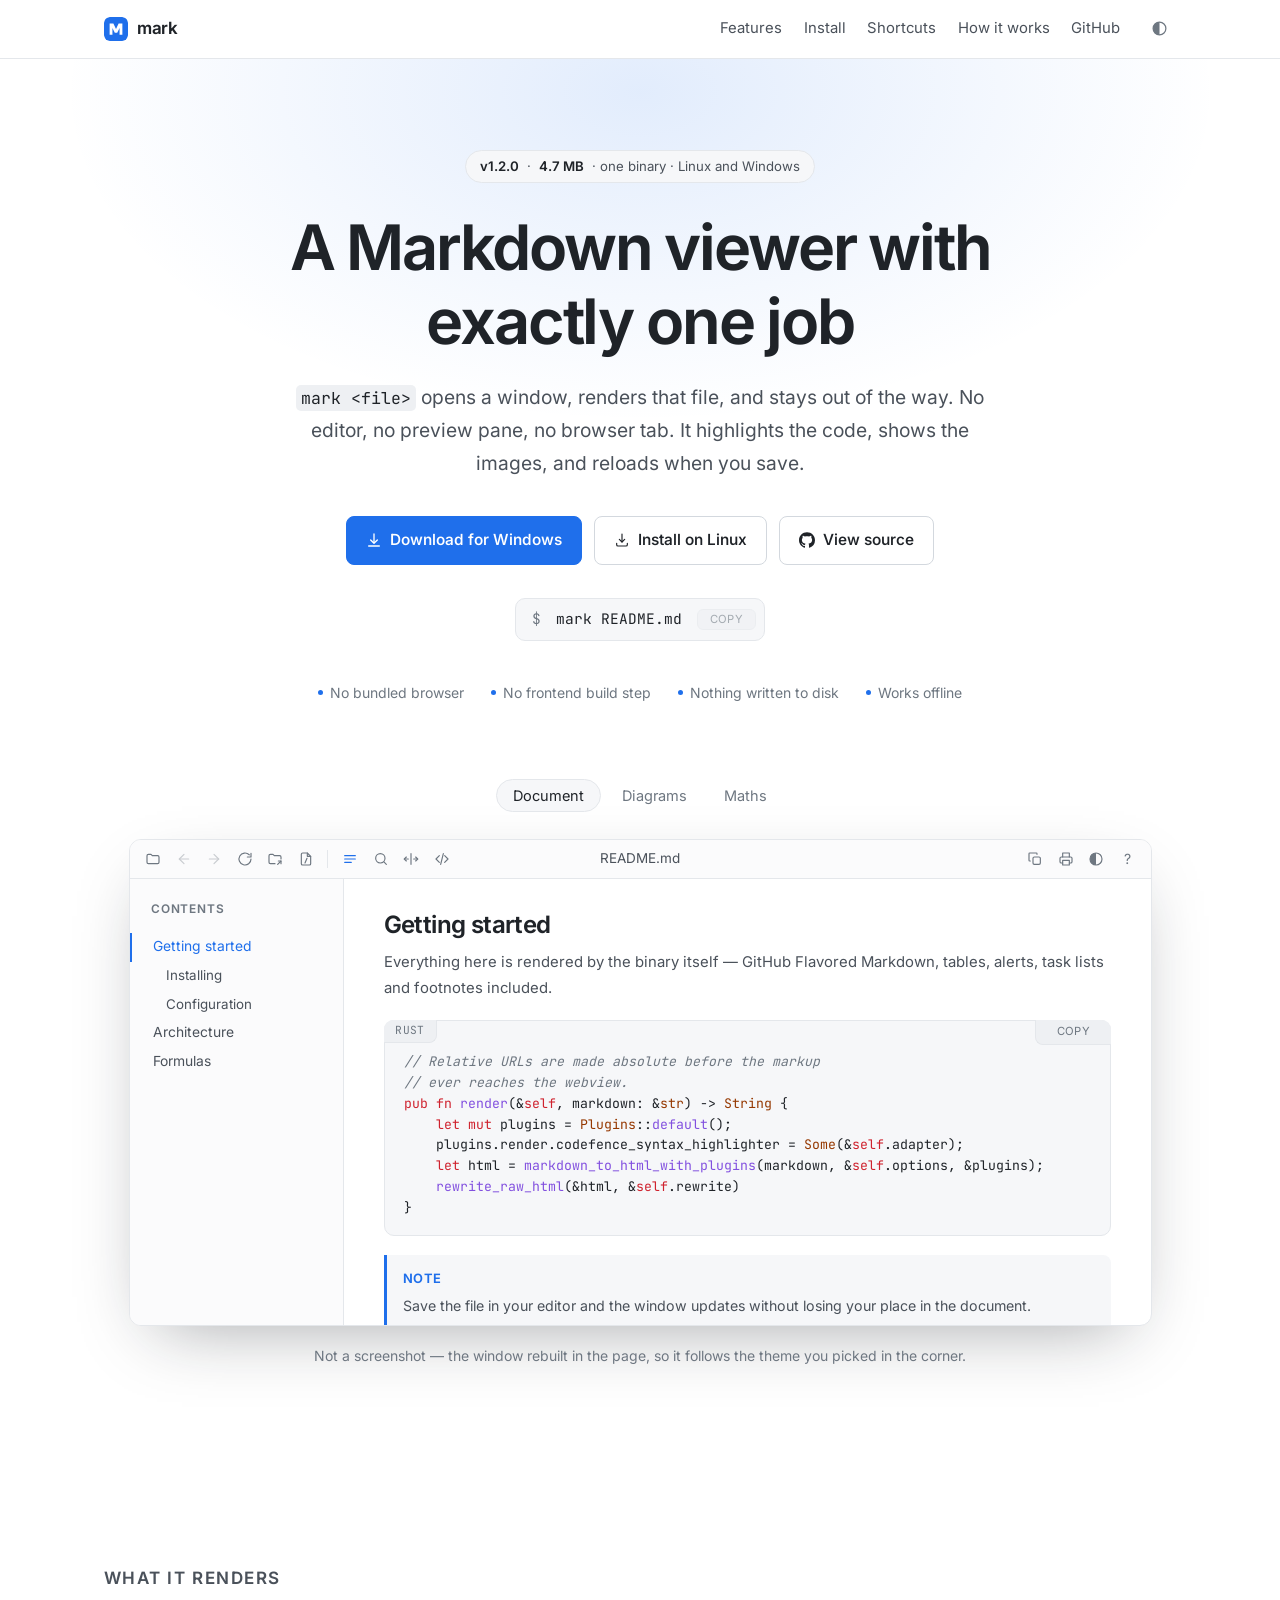
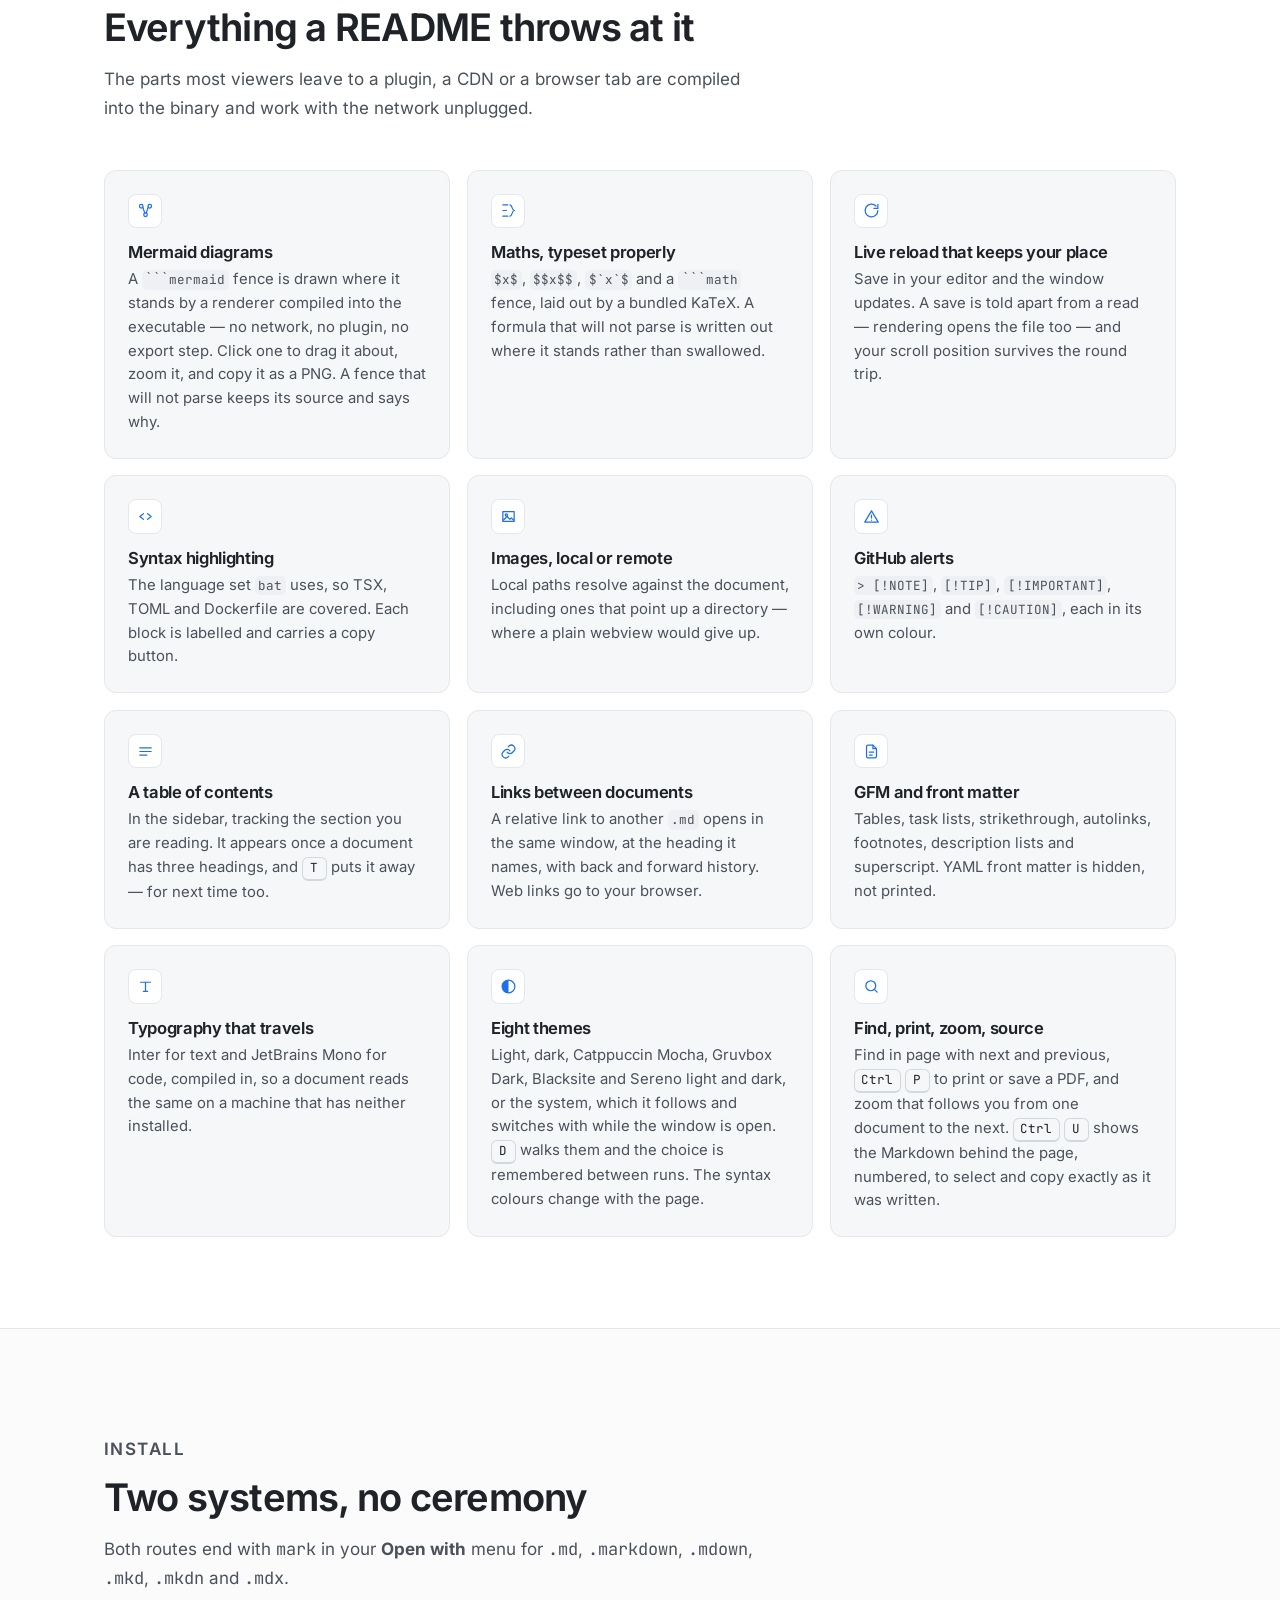
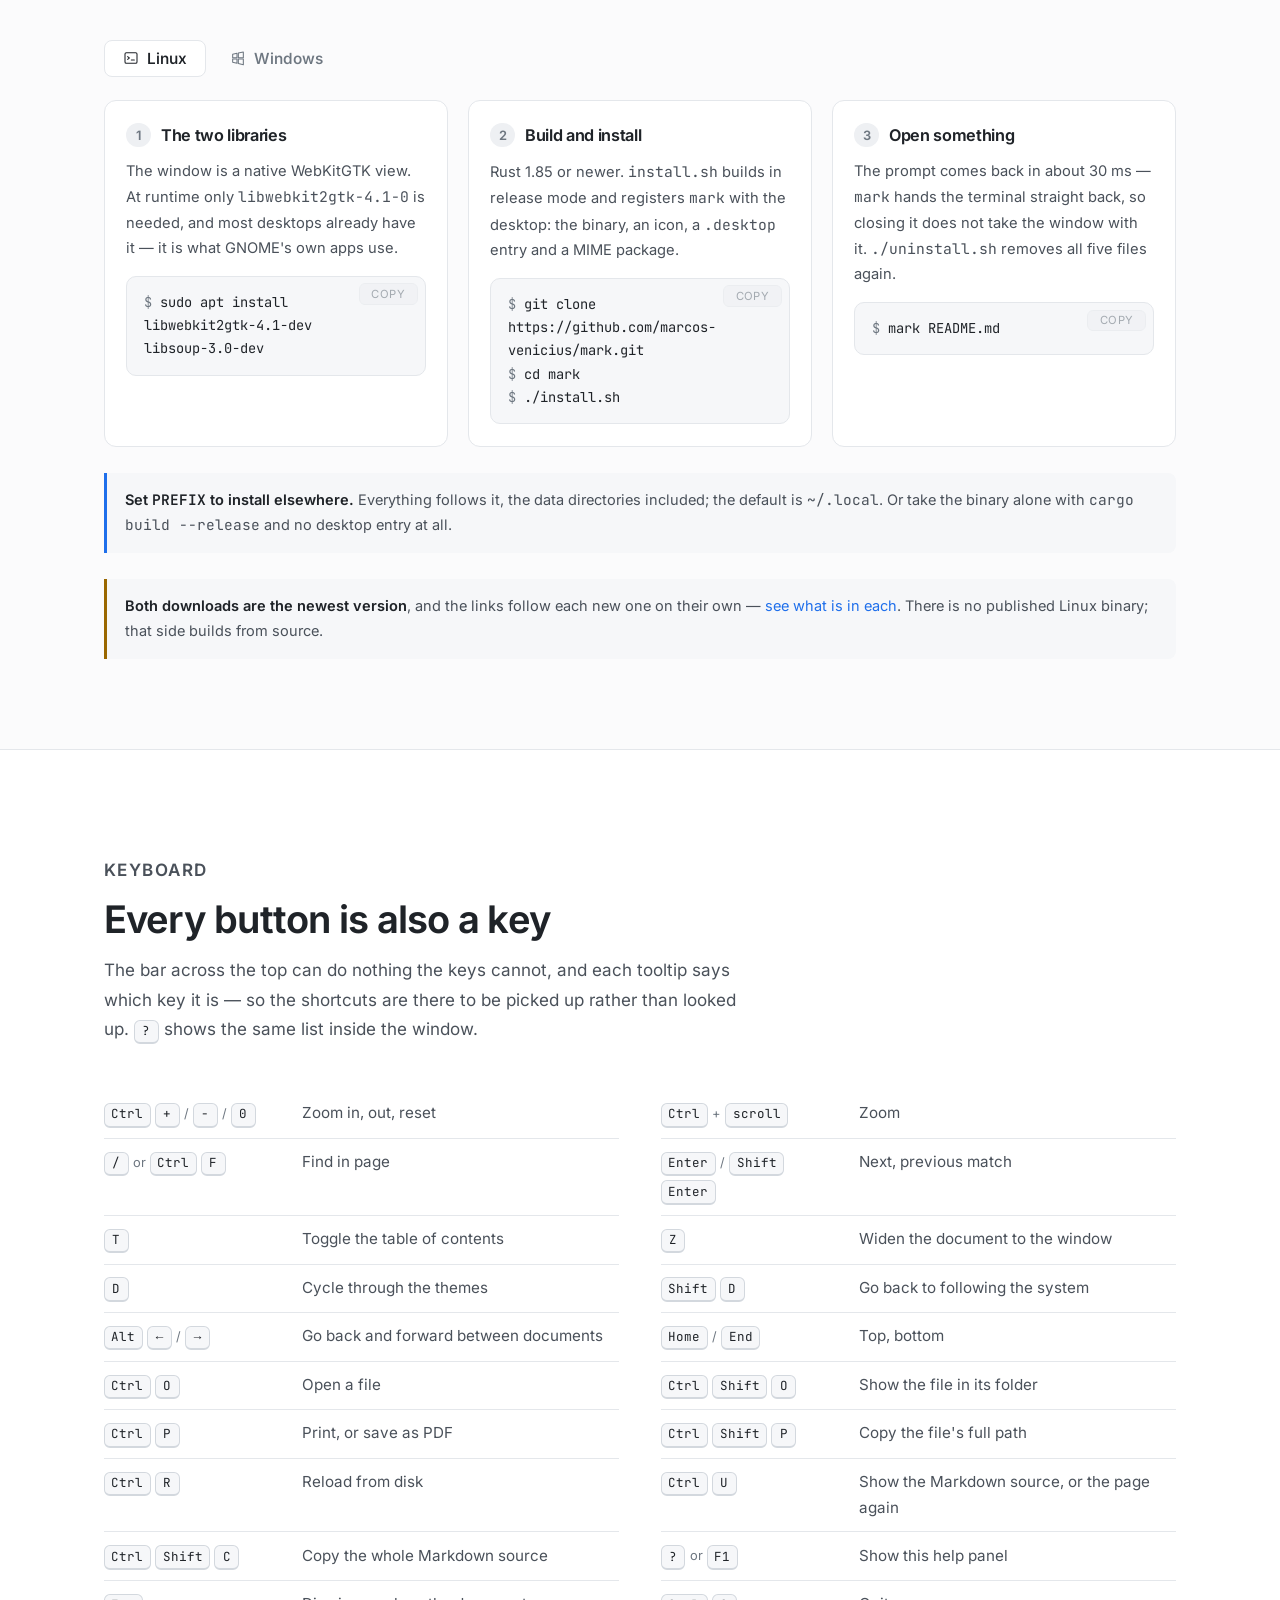
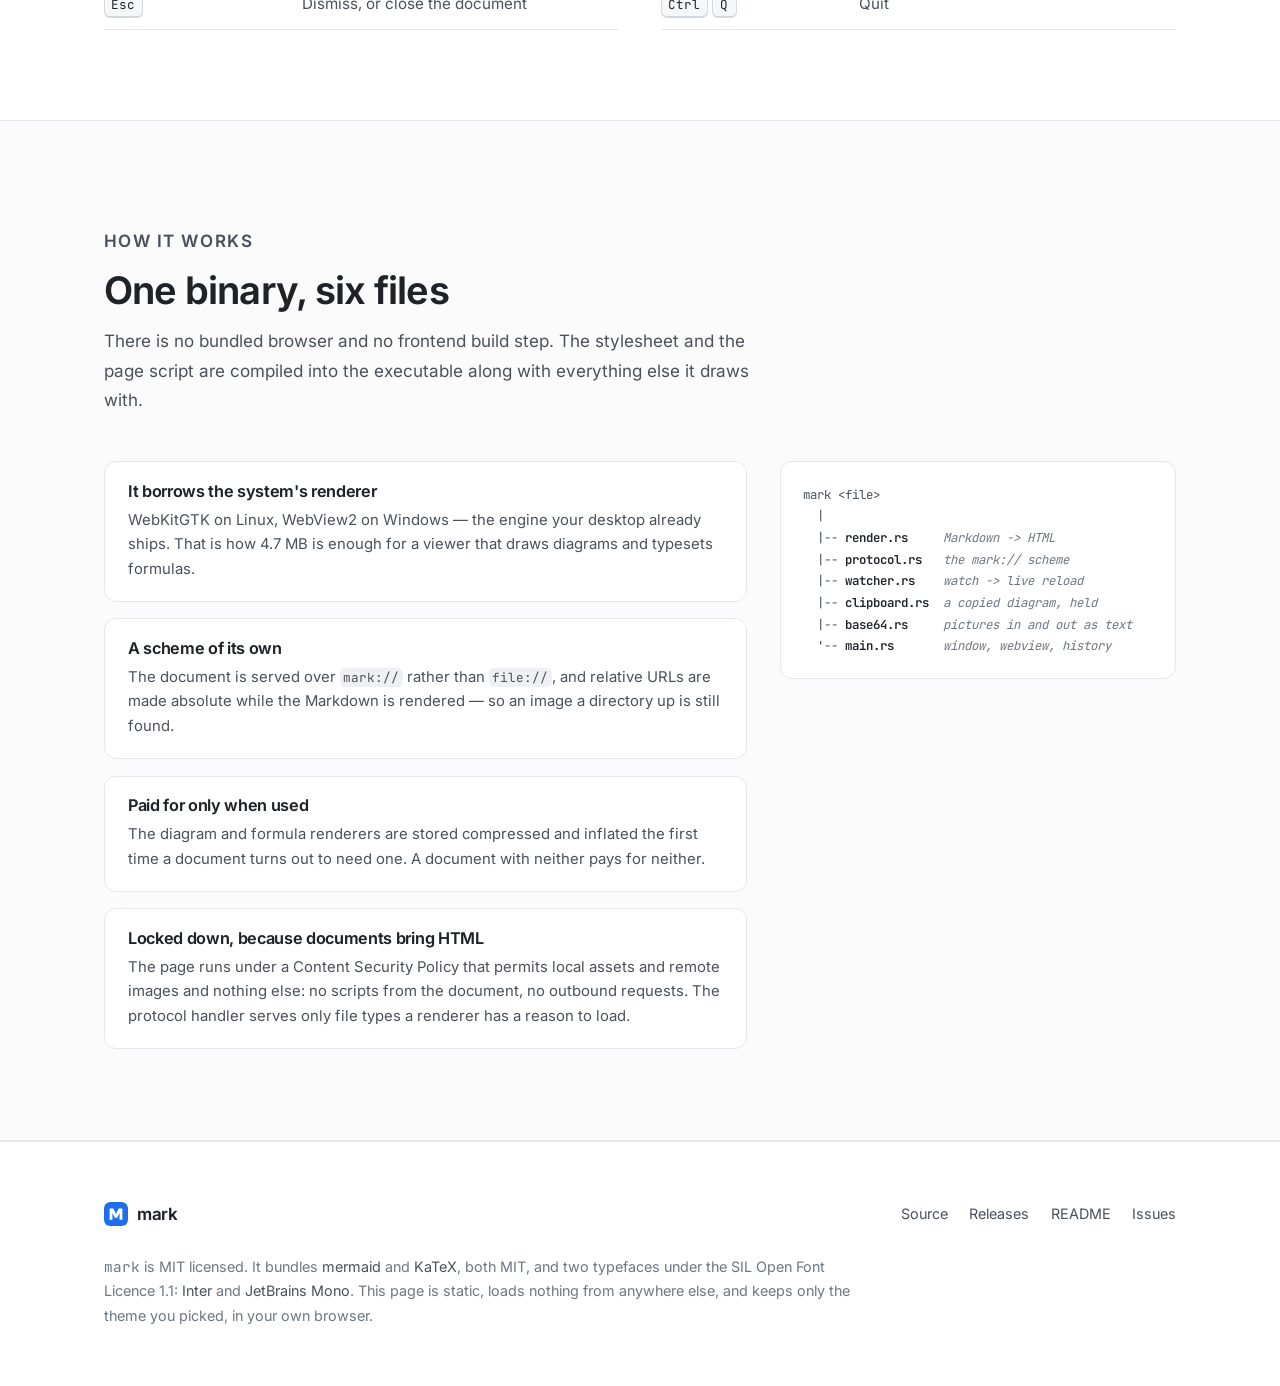
<file: docs/index.html>
<!doctype html>
<html lang="en">
<head>
<meta charset="utf-8">
<meta name="viewport" content="width=device-width, initial-scale=1">

<title>mark — a Markdown viewer with exactly one job</title>
<meta name="description" content="mark &lt;file&gt; opens a window, renders that file, and stays out of the way. One 4.7 MB Rust binary: syntax highlighting, mermaid diagrams, KaTeX formulas and live reload, with no bundled browser.">
<link rel="canonical" href="https://marcos-venicius.github.io/mark/">

<link rel="icon" href="mark.svg" type="image/svg+xml">
<link rel="apple-touch-icon" href="mark.png">

<meta property="og:type" content="website">
<meta property="og:title" content="mark — a Markdown viewer with exactly one job">
<meta property="og:description" content="Opens a window, renders your Markdown, and stays out of the way. One binary, no bundled browser, nothing written to disk.">
<meta property="og:url" content="https://marcos-venicius.github.io/mark/">
<meta property="og:image" content="https://marcos-venicius.github.io/mark/mark.png">
<meta name="twitter:card" content="summary">

<!-- One for each palette, so the browser's own chrome matches the page. -->
<meta name="theme-color" content="#ffffff" media="(prefers-color-scheme: light)">
<meta name="theme-color" content="#0f1116" media="(prefers-color-scheme: dark)">

<link rel="stylesheet" href="style.css">

<!-- Before the first paint, not in app.js: a reader who chose a palette would
     otherwise get a white page for as long as it takes the stylesheet and the
     script to arrive. Absent attribute means follow the system, which the
     media query already handles without any of this. The list is repeated here
     rather than read from app.js because app.js has not arrived yet; a name
     outside it -- from a version of this page that offered a palette this one
     does not -- leaves the system in charge. -->
<script>
  try {
    var t = localStorage.getItem("mark.site.theme");
    if (["light", "dark", "catppuccin-mocha", "gruvbox-dark", "blacksite", "sereno-light", "sereno-dark"].indexOf(t) >= 0)
      document.documentElement.dataset.theme = t;
  } catch (e) { /* storage disabled: the system palette is a fine answer */ }
</script>
</head>
<body>

<header id="nav">
  <div class="wrap">
    <a class="brand" href="#top">
      <img src="mark.svg" width="24" height="24" alt="">
      mark
    </a>

    <nav class="nav-links">
      <a href="#features">Features</a>
      <a href="#install">Install</a>
      <a href="#shortcuts">Shortcuts</a>
      <a href="#how">How it works</a>
      <a href="https://github.com/marcos-venicius/mark">GitHub</a>
    </nav>

    <!-- The same eight the window offers, in the same order and under the same
         names, because they are the same palettes. -->
    <div class="theme-picker">
      <button id="theme" class="icon-button" type="button" title="Theme" aria-label="Theme" aria-haspopup="true" aria-expanded="false">
        <svg viewBox="0 0 24 24" aria-hidden="true"><circle cx="12" cy="12" r="9"/><path d="M12 3a9 9 0 0 0 0 18z" style="fill:currentColor;stroke:none"/></svg>
      </button>

      <div id="theme-menu" role="menu" aria-labelledby="theme" hidden>
        <button type="button" role="menuitemradio" value="system" aria-checked="true">System</button>
        <button type="button" role="menuitemradio" value="light" aria-checked="false">Light</button>
        <button type="button" role="menuitemradio" value="dark" aria-checked="false">Dark</button>
        <button type="button" role="menuitemradio" value="catppuccin-mocha" aria-checked="false">Catppuccin Mocha</button>
        <button type="button" role="menuitemradio" value="gruvbox-dark" aria-checked="false">Gruvbox Dark</button>
        <button type="button" role="menuitemradio" value="blacksite" aria-checked="false">Blacksite</button>
        <button type="button" role="menuitemradio" value="sereno-light" aria-checked="false">Sereno Light</button>
        <button type="button" role="menuitemradio" value="sereno-dark" aria-checked="false">Sereno Dark</button>
      </div>
    </div>
  </div>
</header>

<main id="top">

<!-- ------------------------------------------------------------- hero -->
<section id="hero">
  <div class="wrap">
    <!-- The version is written here by hand, since the page fetches nothing;
         the_landing_page_names_this_version holds it to Cargo.toml. -->
    <span class="hero-tag"><b>v1.2.0</b> · <b>4.7 MB</b> · one binary · Linux and Windows</span>

    <h1>A Markdown viewer with exactly one job</h1>

    <p class="hero-sub">
      <code>mark &lt;file&gt;</code> opens a window, renders that file, and stays out of
      the way. No editor, no preview pane, no browser tab. It highlights the code,
      shows the images, and reloads when you save.
    </p>

    <div class="hero-actions">
      <a class="button primary" href="https://github.com/marcos-venicius/mark/releases/latest/download/mark-setup-x64.exe">
        <svg viewBox="0 0 24 24" aria-hidden="true"><path d="M12 3v12"/><path d="m7 12 5 5 5-5"/><path d="M4 21h16"/></svg>
        Download for Windows
      </a>
      <a class="button" href="#install">
        <svg viewBox="0 0 24 24" aria-hidden="true"><path d="M4 17v2a2 2 0 0 0 2 2h12a2 2 0 0 0 2-2v-2"/><path d="m8 11 4 4 4-4"/><path d="M12 3v12"/></svg>
        Install on Linux
      </a>
      <a class="button" href="https://github.com/marcos-venicius/mark">
        <svg viewBox="0 0 24 24" aria-hidden="true" style="fill:currentColor;stroke:none"><path d="M12 .5C5.37.5 0 5.78 0 12.29c0 5.2 3.44 9.6 8.2 11.16.6.1.82-.25.82-.56v-2.17c-3.34.7-4.04-1.42-4.04-1.42-.55-1.36-1.34-1.73-1.34-1.73-1.09-.72.08-.71.08-.71 1.2.08 1.84 1.2 1.84 1.2 1.07 1.79 2.81 1.27 3.5.97.1-.76.42-1.27.76-1.56-2.67-.29-5.47-1.29-5.47-5.75 0-1.27.47-2.31 1.24-3.12-.14-.29-.54-1.47.1-3.07 0 0 1-.31 3.3 1.19.96-.26 1.98-.39 3-.4 1.02.01 2.04.14 3 .4 2.3-1.5 3.3-1.19 3.3-1.19.64 1.6.24 2.78.12 3.07.77.81 1.24 1.85 1.24 3.12 0 4.47-2.81 5.45-5.49 5.74.43.36.81 1.09.81 2.2v3.26c0 .31.21.67.83.56A12.02 12.02 0 0 0 24 12.29C24 5.78 18.63.5 12 .5z"/></svg>
        View source
      </a>
    </div>

    <div class="hero-command">
      <span class="prompt">$</span>
      <span class="cmd" id="hero-cmd">mark README.md</span>
      <button class="copy-button" type="button" data-copy="#hero-cmd" style="position:static">Copy</button>
    </div>

    <p class="hero-facts">
      <span>No bundled browser</span>
      <span>No frontend build step</span>
      <span>Nothing written to disk</span>
      <span>Works offline</span>
    </p>
  </div>
</section>

<!-- --------------------------------------------------------- the window -->
<section id="showcase">
  <div class="wrap">
    <div class="panes" role="tablist" aria-label="What the window shows">
      <button type="button" role="tab" aria-selected="true" aria-controls="pane-doc" data-pane="doc">Document</button>
      <button type="button" role="tab" aria-selected="false" aria-controls="pane-diagram" data-pane="diagram">Diagrams</button>
      <button type="button" role="tab" aria-selected="false" aria-controls="pane-maths" data-pane="maths">Maths</button>
    </div>

    <!-- The window, rebuilt rather than photographed: the bar below is the one
         from src/assets/shell.html, button for button, so it follows the
         palette the reader picked at the top of this page. -->
    <div class="window">
      <div class="window-bar">
        <div class="bar-group">
          <span class="bar-icon" title="Open a file (Ctrl O)"><svg viewBox="0 0 24 24" aria-hidden="true"><path d="M3 7a2 2 0 0 1 2-2h4l2 2h8a2 2 0 0 1 2 2v8a2 2 0 0 1-2 2H5a2 2 0 0 1-2-2z"/></svg></span>
          <span class="bar-icon off" title="Back (Alt Left)"><svg viewBox="0 0 24 24" aria-hidden="true"><path d="M19 12H5"/><path d="m12 19-7-7 7-7"/></svg></span>
          <span class="bar-icon off" title="Forward (Alt Right)"><svg viewBox="0 0 24 24" aria-hidden="true"><path d="M5 12h14"/><path d="m12 5 7 7-7 7"/></svg></span>
          <span class="bar-icon" title="Reload from disk (Ctrl R)"><svg viewBox="0 0 24 24" aria-hidden="true"><path d="M21 12a9 9 0 1 1-2.64-6.36"/><path d="M21 3.5V9h-5.5"/></svg></span>
          <span class="bar-icon" title="Show in folder (Ctrl Shift O)"><svg viewBox="0 0 24 24" aria-hidden="true"><path d="M21 12V9a2 2 0 0 0-2-2h-8L9 5H5a2 2 0 0 0-2 2v10a2 2 0 0 0 2 2h7"/><path d="m16 20 5-5"/><path d="M17 15h4v4"/></svg></span>
          <span class="bar-icon" title="Copy the full path (Ctrl Shift P)"><svg viewBox="0 0 24 24" aria-hidden="true"><path d="M14 3H7a2 2 0 0 0-2 2v14a2 2 0 0 0 2 2h10a2 2 0 0 0 2-2V8z"/><path d="M14 3v5h5"/><path d="m13.5 11-3 7"/></svg></span>
          <span class="bar-sep"></span>
          <span class="bar-icon on" title="Table of contents (T)"><svg viewBox="0 0 24 24" aria-hidden="true"><path d="M4 7h16"/><path d="M4 12h16"/><path d="M4 17h10"/></svg></span>
          <span class="bar-icon" title="Find in page (/)"><svg viewBox="0 0 24 24" aria-hidden="true"><circle cx="11" cy="11" r="7"/><path d="m20 20-3.6-3.6"/></svg></span>
          <span class="bar-icon" title="Full window width (Z)"><svg viewBox="0 0 24 24" aria-hidden="true"><path d="M12 4v16"/><path d="M16 12h6"/><path d="m19 9 3 3-3 3"/><path d="M8 12H2"/><path d="m5 9-3 3 3 3"/></svg></span>
          <span class="bar-icon" title="Markdown source (Ctrl U)"><svg viewBox="0 0 24 24" aria-hidden="true"><path d="m8 7-5 5 5 5"/><path d="m16 7 5 5-5 5"/><path d="m14 4-4 16"/></svg></span>
        </div>

        <span class="bar-name" id="mock-name">README.md</span>

        <div class="bar-group bar-right">
          <span class="bar-icon" title="Copy the Markdown source (Ctrl Shift C)"><svg viewBox="0 0 24 24" aria-hidden="true"><rect x="9" y="9" width="11" height="11" rx="2"/><path d="M5 15H4a1 1 0 0 1-1-1V4a1 1 0 0 1 1-1h10a1 1 0 0 1 1 1v1"/></svg></span>
          <span class="bar-icon" title="Print, or save as PDF (Ctrl P)"><svg viewBox="0 0 24 24" aria-hidden="true"><path d="M7 9V3h10v6"/><path d="M7 18H5a2 2 0 0 1-2-2v-5a2 2 0 0 1 2-2h14a2 2 0 0 1 2 2v5a2 2 0 0 1-2 2h-2"/><path d="M7 14h10v7H7z"/></svg></span>
          <span class="bar-icon" title="Theme (D)"><svg viewBox="0 0 24 24" aria-hidden="true"><circle cx="12" cy="12" r="9"/><path d="M12 3a9 9 0 0 0 0 18z" style="fill:currentColor;stroke:none"/></svg></span>
          <span class="bar-icon" title="Help (?)">?</span>
        </div>
      </div>

      <div class="window-body">
        <aside class="window-toc">
          <p>Contents</p>
          <a href="#showcase" class="here">Getting started</a>
          <a href="#showcase" class="sub">Installing</a>
          <a href="#showcase" class="sub">Configuration</a>
          <a href="#showcase">Architecture</a>
          <a href="#showcase">Formulas</a>
        </aside>

        <div class="window-page">

          <div class="pane shown" id="pane-doc" role="tabpanel">
            <h3>Getting started</h3>
            <p class="lead">
              Everything here is rendered by the binary itself — GitHub Flavored
              Markdown, tables, alerts, task lists and footnotes included.
            </p>

            <div class="mock-code">
              <pre data-lang="rust"><code><span class="c">// Relative URLs are made absolute before the markup</span>
<span class="c">// ever reaches the webview.</span>
<span class="k">pub fn</span> <span class="f">render</span>(&amp;<span class="k">self</span>, markdown: &amp;<span class="t">str</span>) -&gt; <span class="t">String</span> {
    <span class="k">let</span> <span class="k">mut</span> plugins = <span class="t">Plugins</span>::<span class="f">default</span>();
    plugins.render.codefence_syntax_highlighter = <span class="t">Some</span>(&amp;<span class="k">self</span>.adapter);
    <span class="k">let</span> html = <span class="f">markdown_to_html_with_plugins</span>(markdown, &amp;<span class="k">self</span>.options, &amp;plugins);
    <span class="f">rewrite_raw_html</span>(&amp;html, &amp;<span class="k">self</span>.rewrite)
}</code></pre>
              <span class="copy">Copy</span>
            </div>

            <div class="mock-alert note">
              <span class="title">Note</span>
              <p>Save the file in your editor and the window updates without losing your place in the document.</p>
            </div>

            <table class="mock-table">
              <thead><tr><th>Key</th><th>Action</th></tr></thead>
              <tbody>
                <tr><td>T</td><td>Table of contents</td></tr>
                <tr><td>D</td><td>Cycle the themes</td></tr>
                <tr><td>Ctrl P</td><td>Print</td></tr>
              </tbody>
            </table>
          </div>

          <div class="pane" id="pane-diagram" role="tabpanel">
            <h3>Architecture</h3>
            <p class="lead">
              A <code>```mermaid</code> fence is drawn where it stands, by a
              renderer compiled into the binary. No network, no plugin.
            </p>

            <div class="mock-diagram">
              <svg viewBox="0 0 620 132" role="img" aria-label="A flow diagram: the file goes to the renderer, then to the window">
                <rect class="box" x="8" y="46" width="150" height="42" rx="8"/>
                <text class="label" x="83" y="72" text-anchor="middle">file.md</text>

                <path class="edge" d="M158 67h60"/>
                <path class="edge" d="m212 62 8 5-8 5"/>
                <text class="edge-label" x="188" y="56" text-anchor="middle">watch</text>

                <rect class="box" x="222" y="46" width="176" height="42" rx="8"/>
                <text class="label" x="310" y="72" text-anchor="middle">comrak + syntect</text>

                <path class="edge" d="M398 67h60"/>
                <path class="edge" d="m452 62 8 5-8 5"/>
                <text class="edge-label" x="428" y="56" text-anchor="middle">mark://</text>

                <rect class="box" x="462" y="46" width="150" height="42" rx="8"/>
                <text class="label" x="537" y="72" text-anchor="middle">window</text>

                <path class="edge" d="M537 88v22H83V88"/>
                <path class="edge" d="m78 93 5-8 5 8"/>
                <text class="edge-label" x="310" y="124" text-anchor="middle">reload on save, scroll kept</text>
              </svg>
            </div>

            <p>
              Each diagram is drawn twice, once light and once dark, and the
              stylesheet shows the one that suits the palette — which is also what makes a dark page printable.
            </p>
          </div>

          <div class="pane" id="pane-maths" role="tabpanel">
            <h3>Formulas</h3>
            <p class="lead">
              <code>$x$</code>, <code>$$x$$</code> and a <code>```math</code>
              fence, typeset by a KaTeX compiled in beside the diagram renderer.
            </p>

            <div class="mock-math">
              <i>e</i><sup><i>iπ</i></sup> + 1 = 0
            </div>

            <p>
              Inline as well: the golden ratio is
              <i>φ</i> = <span class="frac"><span>1 + √<span class="rad">5</span></span><span>2</span></span>,
              set in the middle of a sentence without disturbing the line.
            </p>

            <div class="mock-math">
              <span class="frac"><span>∂<i>f</i></span><span>∂<i>x</i></span></span>
              = lim<sub><i>h</i>→0</sub>
              <span class="frac"><span><i>f</i>(<i>x</i>+<i>h</i>) − <i>f</i>(<i>x</i>)</span><span><i>h</i></span></span>
            </div>
          </div>

        </div>
      </div>
    </div>

    <p class="window-note">
      Not a screenshot — the window rebuilt in the page, so it follows the theme
      you picked in the corner.
    </p>
  </div>
</section>

<!-- --------------------------------------------------------- features -->
<section id="features">
  <div class="wrap">
    <div class="section-head">
      <p class="eyebrow">What it renders</p>
      <h2>Everything a README throws at it</h2>
      <p>
        The parts most viewers leave to a plugin, a CDN or a browser tab are
        compiled into the binary and work with the network unplugged.
      </p>
    </div>

    <div class="grid">
      <article class="card">
        <span class="card-icon"><svg viewBox="0 0 24 24" aria-hidden="true"><circle cx="6" cy="6" r="2.5"/><circle cx="18" cy="6" r="2.5"/><circle cx="12" cy="18" r="2.5"/><path d="M8.2 7.4 11 15.7M15.8 7.4 13 15.7"/></svg></span>
        <h3>Mermaid diagrams</h3>
        <p>
          A <code>```mermaid</code> fence is drawn where it stands by a renderer
          compiled into the executable — no network, no plugin, no export step.
          Click one to drag it about, zoom it, and copy it as a PNG. A fence
          that will not parse keeps its source and says why.
        </p>
      </article>

      <article class="card">
        <span class="card-icon"><svg viewBox="0 0 24 24" aria-hidden="true"><path d="M4 4h7M4 12h5M4 20h7"/><path d="M14 20c3.5 0 3-8 6-8"/><path d="M14 4c3.5 0 3 8 6 8"/></svg></span>
        <h3>Maths, typeset properly</h3>
        <p>
          <code>$x$</code>, <code>$$x$$</code>, <code>$`x`$</code> and a
          <code>```math</code> fence, laid out by a bundled KaTeX. A formula that
          will not parse is written out where it stands rather than swallowed.
        </p>
      </article>

      <article class="card">
        <span class="card-icon"><svg viewBox="0 0 24 24" aria-hidden="true"><path d="M21 12a9 9 0 1 1-2.64-6.36"/><path d="M21 3.5V9h-5.5"/></svg></span>
        <h3>Live reload that keeps your place</h3>
        <p>
          Save in your editor and the window updates. A save is told apart from a
          read — rendering opens the file too — and your scroll position survives
          the round trip.
        </p>
      </article>

      <article class="card">
        <span class="card-icon"><svg viewBox="0 0 24 24" aria-hidden="true"><path d="m9 8-5 4 5 4"/><path d="m15 8 5 4-5 4"/></svg></span>
        <h3>Syntax highlighting</h3>
        <p>
          The language set <code>bat</code> uses, so TSX, TOML and Dockerfile are
          covered. Each block is labelled and carries a copy button.
        </p>
      </article>

      <article class="card">
        <span class="card-icon"><svg viewBox="0 0 24 24" aria-hidden="true"><path d="M4 5h16v14H4z"/><circle cx="9" cy="10" r="1.6"/><path d="m5 17 5-5 4 4 2-2 3 3"/></svg></span>
        <h3>Images, local or remote</h3>
        <p>
          Local paths resolve against the document, including ones that point up
          a directory — where a plain webview would give up.
        </p>
      </article>

      <article class="card">
        <span class="card-icon"><svg viewBox="0 0 24 24" aria-hidden="true"><path d="M12 4 2.5 20h19z"/><path d="M12 10v4M12 17.2v.1"/></svg></span>
        <h3>GitHub alerts</h3>
        <p>
          <code>&gt; [!NOTE]</code>, <code>[!TIP]</code>,
          <code>[!IMPORTANT]</code>, <code>[!WARNING]</code> and
          <code>[!CAUTION]</code>, each in its own colour.
        </p>
      </article>

      <article class="card">
        <span class="card-icon"><svg viewBox="0 0 24 24" aria-hidden="true"><path d="M4 7h16"/><path d="M4 12h16"/><path d="M4 17h10"/></svg></span>
        <h3>A table of contents</h3>
        <p>
          In the sidebar, tracking the section you are reading. It appears once a
          document has three headings, and <kbd>T</kbd> puts it away &mdash; for
          next time too.
        </p>
      </article>

      <article class="card">
        <span class="card-icon"><svg viewBox="0 0 24 24" aria-hidden="true"><path d="M10 13a5 5 0 0 0 7.5.5l2.5-2.5a5 5 0 0 0-7-7l-1.4 1.4"/><path d="M14 11a5 5 0 0 0-7.5-.5L4 13a5 5 0 0 0 7 7l1.4-1.4"/></svg></span>
        <h3>Links between documents</h3>
        <p>
          A relative link to another <code>.md</code> opens in the same window,
          at the heading it names, with back and forward history. Web links go
          to your browser.
        </p>
      </article>

      <article class="card">
        <span class="card-icon"><svg viewBox="0 0 24 24" aria-hidden="true"><path d="M14 3H7a2 2 0 0 0-2 2v14a2 2 0 0 0 2 2h10a2 2 0 0 0 2-2V8z"/><path d="M14 3v5h5"/><path d="M9 13h6M9 17h4"/></svg></span>
        <h3>GFM and front matter</h3>
        <p>
          Tables, task lists, strikethrough, autolinks, footnotes, description
          lists and superscript. YAML front matter is hidden, not printed.
        </p>
      </article>

      <article class="card">
        <span class="card-icon"><svg viewBox="0 0 24 24" aria-hidden="true"><path d="M5 6h14"/><path d="M12 6v13"/><path d="M9 19h6"/></svg></span>
        <h3>Typography that travels</h3>
        <p>
          Inter for text and JetBrains Mono for code, compiled in, so a document
          reads the same on a machine that has neither installed.
        </p>
      </article>

      <article class="card">
        <span class="card-icon"><svg viewBox="0 0 24 24" aria-hidden="true"><circle cx="12" cy="12" r="9"/><path d="M12 3a9 9 0 0 0 0 18z" style="fill:currentColor;stroke:none"/></svg></span>
        <h3>Eight themes</h3>
        <p>
          Light, dark, Catppuccin Mocha, Gruvbox Dark, Blacksite and Sereno light and dark, or the system, which it
          follows and switches with while the window is open. <kbd>D</kbd> walks
          them and the choice is remembered between runs. The syntax colours
          change with the page.
        </p>
      </article>

      <article class="card">
        <span class="card-icon"><svg viewBox="0 0 24 24" aria-hidden="true"><circle cx="11" cy="11" r="7"/><path d="m20 20-3.6-3.6"/></svg></span>
        <h3>Find, print, zoom, source</h3>
        <p>
          Find in page with next and previous, <kbd>Ctrl</kbd> <kbd>P</kbd> to
          print or save a PDF, and zoom that follows you from one document to the
          next. <kbd>Ctrl</kbd> <kbd>U</kbd> shows the Markdown behind the page,
          numbered, to select and copy exactly as it was written.
        </p>
      </article>
    </div>
  </div>
</section>

<!-- ---------------------------------------------------------- install -->
<section id="install">
  <div class="wrap">
    <div class="section-head">
      <p class="eyebrow">Install</p>
      <h2>Two systems, no ceremony</h2>
      <p>
        Both routes end with <code>mark</code> in your <b>Open with</b> menu for
        <code>.md</code>, <code>.markdown</code>, <code>.mdown</code>,
        <code>.mkd</code>, <code>.mkdn</code> and <code>.mdx</code>.
      </p>
    </div>

    <div class="tabs" role="tablist" aria-label="Choose a platform">
      <button type="button" role="tab" aria-selected="true" aria-controls="tab-linux" data-tab="linux">
        <svg viewBox="0 0 24 24" aria-hidden="true"><rect x="3" y="4" width="18" height="16" rx="2"/><path d="m7 10 2.5 2L7 14"/><path d="M12.5 15H17"/></svg>
        Linux
      </button>
      <button type="button" role="tab" aria-selected="false" aria-controls="tab-windows" data-tab="windows">
        <svg viewBox="0 0 24 24" aria-hidden="true"><path d="M4 6.5 10.5 5v6.5H4z"/><path d="M12.5 4.6 20 3v8.5h-7.5z"/><path d="M4 13.5h6.5V20L4 18.5z"/><path d="M12.5 13.5H20V22l-7.5-1.6z"/></svg>
        Windows
      </button>
    </div>

    <div class="tab-panel" id="tab-linux" role="tabpanel">
      <div class="steps">
        <div class="step">
          <h3><span class="num">1</span> The two libraries</h3>
          <p>
            The window is a native WebKitGTK view. At runtime only
            <code>libwebkit2gtk-4.1-0</code> is needed, and most desktops already
            have it — it is what GNOME's own apps use.
          </p>
          <pre class="shell"><span class="prompt">$ </span>sudo apt install libwebkit2gtk-4.1-dev libsoup-3.0-dev</pre>
        </div>

        <div class="step">
          <h3><span class="num">2</span> Build and install</h3>
          <p>
            Rust 1.85 or newer. <code>install.sh</code> builds in release mode and
            registers <code>mark</code> with the desktop: the binary, an icon, a
            <code>.desktop</code> entry and a MIME package.
          </p>
          <pre class="shell"><span class="prompt">$ </span>git clone https://github.com/marcos-venicius/mark.git
<span class="prompt">$ </span>cd mark
<span class="prompt">$ </span>./install.sh</pre>
        </div>

        <div class="step">
          <h3><span class="num">3</span> Open something</h3>
          <p>
            The prompt comes back in about 30 ms — <code>mark</code> hands the
            terminal straight back, so closing it does not take the window with
            it. <code>./uninstall.sh</code> removes all five files again.
          </p>
          <pre class="shell"><span class="prompt">$ </span>mark README.md</pre>
        </div>
      </div>

      <p class="note-line">
        <b>Set <code>PREFIX</code> to install elsewhere.</b> Everything follows
        it, the data directories included; the default is <code>~/.local</code>.
        Or take the binary alone with
        <code>cargo build --release</code> and no desktop entry at all.
      </p>
    </div>

    <div class="tab-panel" id="tab-windows" role="tabpanel" hidden>
      <div class="steps">
        <div class="step">
          <h3><span class="num">1</span> Nothing to install first</h3>
          <p>
            The window uses WebView2, which ships with Windows 11 and is a
            bootstrapper away on Windows 10. There is no runtime to chase and no
            Visual C++ redistributable.
          </p>
        </div>

        <div class="step">
          <h3><span class="num">2</span> Take the installer</h3>
          <p>
            <code>mark-setup-x64.exe</code> installs for the current user only —
            <code>%LOCALAPPDATA%\Programs\mark</code>, no administrator prompt, a
            Start Menu entry, and an uninstaller that takes the registry keys with
            it. Or take the single <code>.exe</code> and run it from anywhere.
          </p>
          <div class="downloads">
            <a class="button primary" href="https://github.com/marcos-venicius/mark/releases/latest/download/mark-setup-x64.exe">Installer (x64)</a>
            <a class="button" href="https://github.com/marcos-venicius/mark/releases/latest/download/mark-windows-x64.exe">Plain .exe</a>
          </div>
        </div>

        <div class="step">
          <h3><span class="num">3</span> Double-click a file</h3>
          <p>
            Installing puts <code>mark</code> in the <b>Open with</b> menu of every
            Markdown extension. The installer leaves <code>PATH</code> alone; add
            <code>%LOCALAPPDATA%\Programs\mark</code> to it if you want
            <code>mark file.md</code> from a terminal.
          </p>
        </div>
      </div>

      <p class="note-line">
        <b>No installer can make itself the default for a file type</b>, and this
        one does not pretend to: on Windows the value that decides it is
        hash-protected, precisely so that programs cannot claim a file type behind
        your back. Choose <code>mark</code> once with "Always use this app" and the
        double click works from then on.
      </p>
    </div>

    <p class="note-line" style="border-left-color: var(--warning)">
      <b>Both downloads are the newest version</b>, and the links follow each new
      one on their own —
      <a href="https://github.com/marcos-venicius/mark/blob/main/CHANGELOG.md">see what is in each</a>.
      There is no published Linux binary; that side builds from source.
    </p>
  </div>
</section>

<!-- -------------------------------------------------------- shortcuts -->
<section id="shortcuts">
  <div class="wrap">
    <div class="section-head">
      <p class="eyebrow">Keyboard</p>
      <h2>Every button is also a key</h2>
      <p>
        The bar across the top can do nothing the keys cannot, and each tooltip
        says which key it is — so the shortcuts are there to be picked up rather
        than looked up. <kbd>?</kbd> shows the same list inside the window.
      </p>
    </div>

    <div class="keys">
      <div class="key-row"><span class="combo"><kbd>Ctrl</kbd><kbd>+</kbd><span class="sep">/</span><kbd>−</kbd><span class="sep">/</span><kbd>0</kbd></span><span class="what">Zoom in, out, reset</span></div>
      <div class="key-row"><span class="combo"><kbd>Ctrl</kbd><span class="sep">+</span><kbd>scroll</kbd></span><span class="what">Zoom</span></div>
      <div class="key-row"><span class="combo"><kbd>/</kbd><span class="sep">or</span><kbd>Ctrl</kbd><kbd>F</kbd></span><span class="what">Find in page</span></div>
      <div class="key-row"><span class="combo"><kbd>Enter</kbd><span class="sep">/</span><kbd>Shift</kbd><kbd>Enter</kbd></span><span class="what">Next, previous match</span></div>
      <div class="key-row"><span class="combo"><kbd>T</kbd></span><span class="what">Toggle the table of contents</span></div>
      <div class="key-row"><span class="combo"><kbd>Z</kbd></span><span class="what">Widen the document to the window</span></div>
      <div class="key-row"><span class="combo"><kbd>D</kbd></span><span class="what">Cycle through the themes</span></div>
      <div class="key-row"><span class="combo"><kbd>Shift</kbd><kbd>D</kbd></span><span class="what">Go back to following the system</span></div>
      <div class="key-row"><span class="combo"><kbd>Alt</kbd><kbd>←</kbd><span class="sep">/</span><kbd>→</kbd></span><span class="what">Go back and forward between documents</span></div>
      <div class="key-row"><span class="combo"><kbd>Home</kbd><span class="sep">/</span><kbd>End</kbd></span><span class="what">Top, bottom</span></div>
      <div class="key-row"><span class="combo"><kbd>Ctrl</kbd><kbd>O</kbd></span><span class="what">Open a file</span></div>
      <div class="key-row"><span class="combo"><kbd>Ctrl</kbd><kbd>Shift</kbd><kbd>O</kbd></span><span class="what">Show the file in its folder</span></div>
      <div class="key-row"><span class="combo"><kbd>Ctrl</kbd><kbd>P</kbd></span><span class="what">Print, or save as PDF</span></div>
      <div class="key-row"><span class="combo"><kbd>Ctrl</kbd><kbd>Shift</kbd><kbd>P</kbd></span><span class="what">Copy the file's full path</span></div>
      <div class="key-row"><span class="combo"><kbd>Ctrl</kbd><kbd>R</kbd></span><span class="what">Reload from disk</span></div>
      <div class="key-row"><span class="combo"><kbd>Ctrl</kbd><kbd>U</kbd></span><span class="what">Show the Markdown source, or the page again</span></div>
      <div class="key-row"><span class="combo"><kbd>Ctrl</kbd><kbd>Shift</kbd><kbd>C</kbd></span><span class="what">Copy the whole Markdown source</span></div>
      <div class="key-row"><span class="combo"><kbd>?</kbd><span class="sep">or</span><kbd>F1</kbd></span><span class="what">Show this help panel</span></div>
      <div class="key-row"><span class="combo"><kbd>Esc</kbd></span><span class="what">Dismiss, or close the document</span></div>
      <div class="key-row"><span class="combo"><kbd>Ctrl</kbd><kbd>Q</kbd></span><span class="what">Quit</span></div>
    </div>
  </div>
</section>

<!-- ------------------------------------------------------ how it works -->
<section id="how">
  <div class="wrap">
    <div class="section-head">
      <p class="eyebrow">How it works</p>
      <h2>One binary, six files</h2>
      <p>
        There is no bundled browser and no frontend build step. The stylesheet and
        the page script are compiled into the executable along with everything
        else it draws with.
      </p>
    </div>

    <div class="how-layout">
      <div class="how-list">
        <div class="how-item">
          <h3>It borrows the system's renderer</h3>
          <p>
            WebKitGTK on Linux, WebView2 on Windows — the engine your desktop
            already ships. That is how 4.7 MB is enough for a viewer that draws
            diagrams and typesets formulas.
          </p>
        </div>

        <div class="how-item">
          <h3>A scheme of its own</h3>
          <p>
            The document is served over <code>mark://</code> rather than
            <code>file://</code>, and relative URLs are made absolute while the
            Markdown is rendered — so an image a directory up is still found.
          </p>
        </div>

        <div class="how-item">
          <h3>Paid for only when used</h3>
          <p>
            The diagram and formula renderers are stored compressed and inflated
            the first time a document turns out to need one. A document with
            neither pays for neither.
          </p>
        </div>

        <div class="how-item">
          <h3>Locked down, because documents bring HTML</h3>
          <p>
            The page runs under a Content Security Policy that permits local
            assets and remote images and nothing else: no scripts from the
            document, no outbound requests. The protocol handler serves only file
            types a renderer has a reason to load.
          </p>
        </div>
      </div>

      <pre class="tree">mark &lt;file&gt;
  |
  |-- <b>render.rs</b>     <span class="c">Markdown -&gt; HTML</span>
  |-- <b>protocol.rs</b>   <span class="c">the mark:// scheme</span>
  |-- <b>watcher.rs</b>    <span class="c">watch -&gt; live reload</span>
  |-- <b>clipboard.rs</b>  <span class="c">a copied diagram, held</span>
  |-- <b>base64.rs</b>     <span class="c">pictures in and out as text</span>
  '-- <b>main.rs</b>       <span class="c">window, webview, history</span>
</pre>
    </div>
  </div>
</section>

</main>

<footer>
  <div class="wrap">
    <div class="foot-top">
      <a class="brand" href="#top">
        <img src="mark.svg" width="24" height="24" alt="">
        mark
      </a>
      <div class="foot-links">
        <a href="https://github.com/marcos-venicius/mark">Source</a>
        <a href="https://github.com/marcos-venicius/mark/releases">Releases</a>
        <a href="https://github.com/marcos-venicius/mark#readme">README</a>
        <a href="https://github.com/marcos-venicius/mark/issues">Issues</a>
      </div>
    </div>

    <p class="credits">
      <code>mark</code> is MIT licensed. It bundles
      <a href="https://mermaid.js.org/">mermaid</a> and
      <a href="https://katex.org/">KaTeX</a>, both MIT, and two typefaces under the
      SIL Open Font Licence 1.1: <a href="https://github.com/rsms/inter">Inter</a>
      and <a href="https://github.com/JetBrains/JetBrainsMono">JetBrains Mono</a>.
      This page is static, loads nothing from anywhere else, and keeps only the
      theme you picked, in your own browser.
    </p>
  </div>
</footer>

<script src="app.js"></script>
</body>
</html>
</file>
<file: docs/style.css>
/* The landing page for mark, served from GitHub Pages.

   The palette below is the app's own, copied token for token from
   src/assets/style.css. That is deliberate: the site and the window it is
   selling should not be two designs that merely resemble each other, and a
   value changed in the app can be carried across here by eye. Everything the
   page needs beyond the app's tokens is grouped separately and named --site-*.

   No build step, no framework, no external request. The two fonts are served
   from fonts/ beside this file for the same reason the binary carries them:
   the page should read the same on a machine that has neither. */

/* ------------------------------------------------------------------ fonts */

/* Only the latin subsets are here, not the latin-ext ones the binary also
   carries. The unicode-range is what makes that safe: a glyph outside the
   range falls back to the stack rather than going missing, and an English
   page never asks for one. 88 KB instead of 189 KB. */
@font-face {
  font-family: "Inter";
  font-style: normal;
  font-weight: 100 900;
  font-display: swap;
  src: url("fonts/inter-latin.woff2") format("woff2");
  unicode-range: U+0000-00FF, U+0131, U+0152-0153, U+02BB-02BC, U+02C6, U+02DA, U+02DC, U+0304, U+0308, U+0329, U+2000-206F, U+20AC, U+2122, U+2191, U+2193, U+2212, U+2215, U+FEFF, U+FFFD;
}

@font-face {
  font-family: "JetBrains Mono";
  font-style: normal;
  font-weight: 100 800;
  font-display: swap;
  src: url("fonts/jetbrains-mono-latin.woff2") format("woff2");
  unicode-range: U+0000-00FF, U+0131, U+0152-0153, U+02BB-02BC, U+02C6, U+02DA, U+02DC, U+0304, U+0308, U+0329, U+2000-206F, U+20AC, U+2122, U+2191, U+2193, U+2212, U+2215, U+FEFF, U+FFFD;
}

/* --------------------------------------------------------------- palettes */

:root {
  --bg: #ffffff;
  --sidebar-bg: #fbfbfc;
  --surface: #f6f7f9;
  --surface-strong: #eef0f3;
  --border: #e4e7eb;
  --border-strong: #d3d8de;
  --text: #1f2328;
  --text-soft: #4a515a;
  --muted: #6e7781;
  --link: #1f6feb;
  --accent: #1f6feb;
  --shadow: 0 6px 24px rgba(20, 24, 31, 0.12);
  --selection: rgba(31, 111, 235, 0.18);
  --backdrop: rgba(20, 24, 31, 0.34);

  --note: #1f6feb;
  --tip: #1a7f37;
  --important: #8250df;
  --warning: #9a6700;
  --caution: #cf222e;

  --sans: "Inter", ui-sans-serif, system-ui, -apple-system, "Segoe UI", Roboto,
    "Helvetica Neue", Arial, "Noto Sans", sans-serif;
  --mono: "JetBrains Mono", ui-monospace, "SFMono-Regular", "Cascadia Mono",
    "Liberation Mono", Menlo, Consolas, monospace;

  --bar-height: 2.4rem;

  /* Beyond the app's palette. The syntax colours stand in for syntect, which
     is not here: the mock's code is highlighted by hand, once per palette. */
  --site-nav-bg: rgba(255, 255, 255, 0.82);
  --site-glow: rgba(31, 111, 235, 0.13);
  --site-frame: 0 24px 70px -28px rgba(20, 24, 31, 0.42);
  --site-on-accent: #ffffff;

  --syn-key: #cf222e;
  --syn-str: #0a3069;
  --syn-com: #6e7781;
  --syn-fn: #8250df;
  --syn-num: #0550ae;
  --syn-type: #953800;

  color-scheme: light;
  font-size: 16.5px;
}

/* The dark palette, written twice on purpose, exactly as the app writes it.
   The two conditions it answers to -- the system asking for dark with nothing
   overriding it, and the reader picking dark outright -- cannot be folded into
   one selector, because one of them is a media query. Keep the blocks
   identical. */
@media (prefers-color-scheme: dark) {
  :root:not([data-theme]) {
    --bg: #0f1116;
    --sidebar-bg: #0b0d11;
    --surface: #171a21;
    --surface-strong: #1f232b;
    --border: #262b34;
    --border-strong: #363c47;
    --text: #e2e5ea;
    --text-soft: #b6bdc7;
    --muted: #8b939f;
    --link: #6aa9ff;
    --accent: #6aa9ff;
    --shadow: 0 6px 24px rgba(0, 0, 0, 0.55);
    --selection: rgba(106, 169, 255, 0.26);
    --backdrop: rgba(0, 0, 0, 0.62);

    --note: #6aa9ff;
    --tip: #4ac26b;
    --important: #b787f0;
    --warning: #d4a72c;
    --caution: #ff7b72;

    --site-nav-bg: rgba(15, 17, 22, 0.82);
    --site-glow: rgba(106, 169, 255, 0.13);
    --site-frame: 0 24px 70px -28px rgba(0, 0, 0, 0.8);
    --site-on-accent: #0b0d11;

    --syn-key: #ff7b72;
    --syn-str: #a5d6ff;
    --syn-com: #8b939f;
    --syn-fn: #d2a8ff;
    --syn-num: #79c0ff;
    --syn-type: #ffa657;

    color-scheme: dark;
  }
}

:root[data-theme="dark"] {
  --bg: #0f1116;
  --sidebar-bg: #0b0d11;
  --surface: #171a21;
  --surface-strong: #1f232b;
  --border: #262b34;
  --border-strong: #363c47;
  --text: #e2e5ea;
  --text-soft: #b6bdc7;
  --muted: #8b939f;
  --link: #6aa9ff;
  --accent: #6aa9ff;
  --shadow: 0 6px 24px rgba(0, 0, 0, 0.55);
  --selection: rgba(106, 169, 255, 0.26);
  --backdrop: rgba(0, 0, 0, 0.62);

  --note: #6aa9ff;
  --tip: #4ac26b;
  --important: #b787f0;
  --warning: #d4a72c;
  --caution: #ff7b72;

  --site-nav-bg: rgba(15, 17, 22, 0.82);
  --site-glow: rgba(106, 169, 255, 0.13);
  --site-frame: 0 24px 70px -28px rgba(0, 0, 0, 0.8);
  --site-on-accent: #0b0d11;

  --syn-key: #ff7b72;
  --syn-str: #a5d6ff;
  --syn-com: #8b939f;
  --syn-fn: #d2a8ff;
  --syn-num: #79c0ff;
  --syn-type: #ffa657;

  color-scheme: dark;
}

/* Catppuccin Mocha and Gruvbox dark, again the app's own, again token for token
   -- and with a --syn-* set each, since the code in the mock is highlighted by
   hand rather than by syntect. One copy apiece: no system asks for either, so
   the media query above has nothing to say about them. */
:root[data-theme="catppuccin-mocha"] {
  --bg: #1e1e2e;
  --sidebar-bg: #181825;
  --surface: #313244;
  --surface-strong: #45475a;
  --border: #313244;
  --border-strong: #45475a;
  --text: #cdd6f4;
  --text-soft: #bac2de;
  --muted: #a6adc8;
  --link: #89b4fa;
  --accent: #cba6f7;
  --shadow: 0 6px 24px rgba(17, 17, 27, 0.55);
  --selection: rgba(137, 180, 250, 0.26);
  --backdrop: rgba(17, 17, 27, 0.62);

  --note: #89b4fa;
  --tip: #a6e3a1;
  --important: #cba6f7;
  --warning: #f9e2af;
  --caution: #f38ba8;

  --site-nav-bg: rgba(30, 30, 46, 0.82);
  --site-glow: rgba(203, 166, 247, 0.13);
  --site-frame: 0 24px 70px -28px rgba(17, 17, 27, 0.8);
  --site-on-accent: #1e1e2e;

  --syn-key: #cba6f7;
  --syn-str: #a6e3a1;
  --syn-com: #6c7086;
  --syn-fn: #89b4fa;
  --syn-num: #fab387;
  --syn-type: #f9e2af;

  color-scheme: dark;
}

:root[data-theme="gruvbox-dark"] {
  --bg: #282828;
  --sidebar-bg: #1d2021;
  --surface: #32302f;
  --surface-strong: #3c3836;
  --border: #3c3836;
  --border-strong: #504945;
  --text: #ebdbb2;
  --text-soft: #d5c4a1;
  --muted: #a89984;
  --link: #83a598;
  --accent: #fe8019;
  --shadow: 0 6px 24px rgba(0, 0, 0, 0.55);
  --selection: rgba(131, 165, 152, 0.26);
  --backdrop: rgba(29, 32, 33, 0.62);

  --note: #83a598;
  --tip: #b8bb26;
  --important: #d3869b;
  --warning: #fabd2f;
  --caution: #fb4934;

  --site-nav-bg: rgba(40, 40, 40, 0.82);
  --site-glow: rgba(254, 128, 25, 0.13);
  --site-frame: 0 24px 70px -28px rgba(0, 0, 0, 0.8);
  --site-on-accent: #1d2021;

  --syn-key: #fb4934;
  --syn-str: #b8bb26;
  --syn-com: #928374;
  --syn-fn: #8ec07c;
  --syn-num: #d3869b;
  --syn-type: #fabd2f;

  color-scheme: dark;
}

:root[data-theme="blacksite"] {
  --bg: #070a09;
  --sidebar-bg: #030504;
  --surface: #0c110f;
  --surface-strong: #111915;
  --border: #1a2620;
  --border-strong: #2f3d35;
  --text: #b4c4b9;
  --text-soft: #9fb3a6;
  --muted: #8aa293;
  --link: #5cc8cf;
  --accent: #39d98a;
  --shadow: 0 6px 24px rgba(0, 0, 0, 0.6);
  --selection: rgba(57, 217, 138, 0.22);
  --backdrop: rgba(3, 5, 4, 0.7);

  --note: #5cc8cf;
  --tip: #39d98a;
  --important: #a07fc9;
  --warning: #c9b06a;
  --caution: #e5535b;

  --site-nav-bg: rgba(7, 10, 9, 0.82);
  --site-glow: rgba(57, 217, 138, 0.13);
  --site-frame: 0 24px 70px -28px rgba(0, 0, 0, 0.85);
  --site-on-accent: #030504;

  --syn-key: #39d98a;
  --syn-str: #c9b06a;
  --syn-com: #4f6257;
  --syn-fn: #5cc8cf;
  --syn-num: #d9844a;
  --syn-type: #6f9fc4;

  color-scheme: dark;
}

/* Sereno light and dark, the app's own once more. The light one is a named
   palette like the rest rather than the :root above, so it carries every token
   that block declares. The --syn-* set is the Sereno palette's own keyword,
   string, comment, function, constant and type. */
:root[data-theme="sereno-light"] {
  --bg: #f6f4f0;
  --sidebar-bg: #efeee8;
  --surface: #ebe9e4;
  --surface-strong: #d6d4cd;
  --border: #d6d4cd;
  --border-strong: #cccbc3;
  --text: #25292f;
  --text-soft: #44484e;
  --muted: #66635a;
  --link: #184687;
  --accent: #184687;
  --shadow: 0 6px 24px rgba(37, 41, 47, 0.12);
  --selection: #ccdff3;
  --backdrop: rgba(37, 41, 47, 0.34);

  --note: #215da5;
  --tip: #265721;
  --important: #652a72;
  --warning: #986600;
  --caution: #b02a2d;

  --site-nav-bg: rgba(246, 244, 240, 0.82);
  --site-glow: rgba(24, 70, 135, 0.13);
  --site-frame: 0 24px 70px -28px rgba(37, 41, 47, 0.42);
  --site-on-accent: #f6f4f0;

  --syn-key: #652a72;
  --syn-str: #265721;
  --syn-com: #5d4d37;
  --syn-fn: #184687;
  --syn-num: #743610;
  --syn-type: #025559;

  color-scheme: light;
}

:root[data-theme="sereno-dark"] {
  --bg: #171a1d;
  --sidebar-bg: #1c2024;
  --surface: #1d2125;
  --surface-strong: #2c3136;
  --border: #2c3136;
  --border-strong: #31363c;
  --text: #dad7cf;
  --text-soft: #bab7af;
  --muted: #81878d;
  --link: #9fcbfe;
  --accent: #9fcbfe;
  --shadow: 0 6px 24px rgba(0, 0, 0, 0.55);
  --selection: #27364a;
  --backdrop: rgba(23, 26, 29, 0.62);

  --note: #73b0ee;
  --tip: #acd9a2;
  --important: #e2b5ec;
  --warning: #e6b55d;
  --caution: #ed756e;

  --site-nav-bg: rgba(23, 26, 29, 0.82);
  --site-glow: rgba(159, 203, 254, 0.13);
  --site-frame: 0 24px 70px -28px rgba(0, 0, 0, 0.8);
  --site-on-accent: #171a1d;

  --syn-key: #e2b5ec;
  --syn-str: #acd9a2;
  --syn-com: #bdaf99;
  --syn-fn: #9fcbfe;
  --syn-num: #f5bd94;
  --syn-type: #93d9d9;

  color-scheme: dark;
}

/* ------------------------------------------------------------------- base */

* { box-sizing: border-box; }

html {
  scroll-behavior: smooth;
  /* The nav is sticky, so an anchor would otherwise land under it. */
  scroll-padding-top: 5rem;
}

body {
  margin: 0;
  background: var(--bg);
  color: var(--text);
  font-family: var(--sans);
  font-size: 1rem;
  line-height: 1.72;
  -webkit-font-smoothing: antialiased;
  text-rendering: optimizeLegibility;
  /* A long word or a wide mock must never widen the page itself. */
  overflow-x: hidden;
}

::selection { background: var(--selection); }

a { color: var(--link); text-decoration: none; }
a:hover { text-decoration: underline; }

code, kbd, pre { font-family: var(--mono); font-variant-ligatures: none; }

:focus-visible {
  outline: 2px solid var(--accent);
  outline-offset: 2px;
  border-radius: 4px;
}

h1, h2, h3 {
  margin: 0;
  font-weight: 640;
  letter-spacing: -0.02em;
  line-height: 1.18;
}

p { margin: 0; }

.wrap {
  width: 100%;
  max-width: 68rem;
  margin: 0 auto;
  padding: 0 1.5rem;
}

section { padding: 5.5rem 0; }

.section-head { max-width: 40rem; margin-bottom: 2.8rem; }

.eyebrow {
  margin-bottom: 0.7rem;
  color: var(--accent);
  font-size: 0.76rem;
  font-weight: 620;
  letter-spacing: 0.09em;
  text-transform: uppercase;
}

.section-head h2 { font-size: clamp(1.7rem, 3.4vw, 2.3rem); }

.section-head p {
  margin-top: 0.9rem;
  color: var(--text-soft);
  font-size: 1.03rem;
}

/* -------------------------------------------------------------------- nav */

#nav {
  position: sticky;
  top: 0;
  z-index: 20;
  border-bottom: 1px solid var(--border);
  background: var(--site-nav-bg);
  backdrop-filter: saturate(180%) blur(12px);
}

#nav .wrap {
  display: flex;
  align-items: center;
  gap: 1.4rem;
  height: 3.5rem;
}

.brand {
  display: flex;
  align-items: center;
  gap: 0.55rem;
  color: var(--text);
  font-size: 1.02rem;
  font-weight: 640;
  letter-spacing: -0.01em;
}

.brand:hover { text-decoration: none; }
.brand img { width: 24px; height: 24px; border-radius: 6px; }

.nav-links {
  display: flex;
  gap: 1.3rem;
  margin-left: auto;
}

.nav-links a {
  color: var(--text-soft);
  font-size: 0.9rem;
}

.nav-links a:hover { color: var(--text); text-decoration: none; }

.icon-button {
  display: flex;
  align-items: center;
  justify-content: center;
  width: 2rem;
  height: 2rem;
  padding: 0;
  border: 0;
  border-radius: 6px;
  background: none;
  color: var(--muted);
  cursor: pointer;
}

.icon-button:hover { background: var(--surface-strong); color: var(--text); }
.icon-button svg {
  width: 17px;
  height: 17px;
  fill: none;
  stroke: currentColor;
  stroke-width: 1.75;
  stroke-linecap: round;
  stroke-linejoin: round;
}

/* The button carried a moon and a sun while it flipped between two palettes,
   and the stylesheet showed whichever said what pressing it would give. It
   opens a menu of five now, so it promises nothing and one drawing is the
   honest number -- the same change the app's own bar made. The ticked entry
   is what says which palette is in use.

   Positioned because the menu hangs off it, and the nav is a flex row that
   would otherwise be pushed about by an open menu. */
.theme-picker { position: relative; }

#theme[aria-expanded="true"] { color: var(--accent); }

#theme-menu {
  position: absolute;
  z-index: 20;
  top: calc(100% + 0.5rem);
  right: 0;
  min-width: 11rem;
  padding: 0.25rem;
  border: 1px solid var(--border-strong);
  border-radius: 10px;
  background: var(--bg);
  box-shadow: var(--shadow);
}

#theme-menu button {
  display: flex;
  gap: 0.5rem;
  width: 100%;
  padding: 0.36rem 0.55rem;
  border: 0;
  border-radius: 6px;
  background: none;
  color: var(--text-soft);
  font: inherit;
  font-size: 0.85rem;
  text-align: left;
  white-space: nowrap;
  cursor: pointer;
}

#theme-menu button:hover,
#theme-menu button:focus-visible { background: var(--surface-strong); }

#theme-menu button[aria-checked="true"] { color: var(--accent); }

/* The tick comes from the stylesheet off aria-checked, so the script has only
   the one attribute to keep straight. It holds its width when empty, or the
   chosen entry would sit further right than the rest. */
#theme-menu button::before {
  width: 0.9em;
  content: "";
}

#theme-menu button[aria-checked="true"]::before { content: "\2713"; }

/* ------------------------------------------------------------------- hero */

#hero {
  position: relative;
  padding: 5.5rem 0 3rem;
  text-align: center;
  overflow: hidden;
}

/* A single wash of the accent behind the headline. Cheap, themed by a token,
   and the only decoration on the page that is not information. */
#hero::before {
  content: "";
  position: absolute;
  top: -18rem;
  left: 50%;
  width: 70rem;
  height: 40rem;
  margin-left: -35rem;
  background: radial-gradient(closest-side, var(--site-glow), transparent);
  pointer-events: none;
}

#hero .wrap { position: relative; }

.hero-tag {
  display: inline-flex;
  align-items: center;
  gap: 0.5rem;
  margin-bottom: 1.6rem;
  padding: 0.28rem 0.85rem;
  border: 1px solid var(--border);
  border-radius: 999px;
  background: var(--surface);
  color: var(--text-soft);
  font-size: 0.8rem;
}

.hero-tag b { color: var(--text); font-weight: 620; }

#hero h1 {
  max-width: 20ch;
  margin: 0 auto;
  font-size: clamp(2.3rem, 6vw, 3.8rem);
  letter-spacing: -0.035em;
}

.hero-sub {
  max-width: 44rem;
  margin: 1.4rem auto 0;
  color: var(--text-soft);
  font-size: clamp(1rem, 2vw, 1.16rem);
}

.hero-sub code {
  padding: 0.12em 0.3em;
  border-radius: 5px;
  background: var(--surface-strong);
  color: var(--text);
  font-size: 0.86em;
}

.hero-actions {
  display: flex;
  flex-wrap: wrap;
  justify-content: center;
  gap: 0.7rem;
  margin-top: 2.2rem;
}

.button {
  display: inline-flex;
  align-items: center;
  gap: 0.5rem;
  padding: 0.62rem 1.15rem;
  border: 1px solid var(--border-strong);
  border-radius: 8px;
  background: var(--bg);
  color: var(--text);
  font-family: inherit;
  font-size: 0.93rem;
  font-weight: 550;
  cursor: pointer;
  transition: transform 0.12s ease, background 0.12s ease, border-color 0.12s ease;
}

.button:hover {
  border-color: var(--muted);
  text-decoration: none;
  transform: translateY(-1px);
}

.button svg {
  width: 16px;
  height: 16px;
  fill: none;
  stroke: currentColor;
  stroke-width: 1.75;
  stroke-linecap: round;
  stroke-linejoin: round;
}

.button.primary {
  border-color: var(--accent);
  background: var(--accent);
  color: var(--site-on-accent);
}

.button.primary:hover { filter: brightness(1.07); }
.button.primary svg { stroke-width: 2; }

/* The command line, quotable and copyable, in the same monospace the window
   uses. It says in four words what the paragraph above says in forty. */
.hero-command {
  display: inline-flex;
  align-items: center;
  gap: 0.9rem;
  margin-top: 2rem;
  padding: 0.5rem 0.5rem 0.5rem 1rem;
  border: 1px solid var(--border);
  border-radius: 10px;
  background: var(--surface);
  font-family: var(--mono);
  font-size: 0.88rem;
}

.hero-command .prompt { color: var(--muted); user-select: none; }
.hero-command .cmd { color: var(--text); }

.hero-facts {
  display: flex;
  flex-wrap: wrap;
  justify-content: center;
  gap: 0.5rem 1.6rem;
  margin-top: 2.4rem;
  color: var(--muted);
  font-size: 0.85rem;
}

.hero-facts span { display: inline-flex; align-items: center; gap: 0.45rem; }
.hero-facts span::before {
  content: "";
  width: 5px;
  height: 5px;
  border-radius: 50%;
  background: var(--accent);
}

/* --------------------------------------------------------- the window mock

   Not a screenshot. A screenshot is a picture of one palette taken on one
   machine at one moment; this is the window rebuilt out of the app's own
   markup and the app's own tokens, so it is light on a light page and dark on
   a dark one, sharp at any zoom, and weighs nothing at all. Its bar is copied
   from src/assets/shell.html -- the same buttons, the same 16px strokes, in
   the same order. */

#showcase { padding-top: 1.5rem; }

.panes {
  display: flex;
  justify-content: center;
  gap: 0.25rem;
  margin-bottom: 1.6rem;
}

.panes button {
  padding: 0.4rem 0.95rem;
  border: 1px solid transparent;
  border-radius: 999px;
  background: none;
  color: var(--muted);
  font-family: inherit;
  font-size: 0.88rem;
  cursor: pointer;
}

.panes button:hover { color: var(--text); }

.panes button[aria-selected="true"] {
  border-color: var(--border);
  background: var(--surface);
  color: var(--text);
}

.window {
  max-width: 62rem;
  margin: 0 auto;
  overflow: hidden;
  border: 1px solid var(--border);
  border-radius: 12px;
  background: var(--bg);
  box-shadow: var(--site-frame);
}

.window-bar {
  display: grid;
  grid-template-columns: 1fr auto 1fr;
  align-items: center;
  gap: 0.75rem;
  height: var(--bar-height);
  padding: 0 0.55rem;
  border-bottom: 1px solid var(--border);
  background: var(--sidebar-bg);
  user-select: none;
}

.bar-group { display: flex; align-items: center; gap: 0.1rem; }
.bar-right { justify-content: flex-end; }

.bar-sep {
  width: 1px;
  height: 1.1rem;
  margin: 0 0.35rem;
  background: var(--border);
}

.window-bar span[role="button"],
.window-bar .bar-icon {
  display: flex;
  align-items: center;
  justify-content: center;
  width: 1.75rem;
  height: 1.75rem;
  border-radius: 6px;
  color: var(--muted);
  font-size: 0.85rem;
}

.window-bar .bar-icon.off { opacity: 0.35; }
.window-bar .bar-icon.on { color: var(--accent); }

.window-bar svg {
  width: 16px;
  height: 16px;
  fill: none;
  stroke: currentColor;
  stroke-width: 1.75;
  stroke-linecap: round;
  stroke-linejoin: round;
}

.bar-name {
  overflow: hidden;
  color: var(--text-soft);
  font-size: 0.82rem;
  text-align: center;
  text-overflow: ellipsis;
  white-space: nowrap;
}

.window-body { display: flex; height: 27rem; }

.window-toc {
  flex: 0 0 13rem;
  padding: 1.2rem 0;
  border-right: 1px solid var(--border);
  background: var(--sidebar-bg);
  user-select: none;
}

.window-toc p {
  margin: 0 0 0.8rem 1.3rem;
  color: var(--muted);
  font-size: 0.72rem;
  font-weight: 620;
  letter-spacing: 0.07em;
  text-transform: uppercase;
}

.window-toc a {
  display: block;
  padding: 0.16rem 1.3rem;
  border-left: 2px solid transparent;
  color: var(--text-soft);
  font-size: 0.84rem;
}

.window-toc a.here {
  border-left-color: var(--accent);
  color: var(--accent);
}

.window-toc a.sub { padding-left: 2.1rem; font-size: 0.81rem; }

.window-page {
  flex: 1 1 auto;
  padding: 1.9rem 2.4rem;
  overflow: hidden;
  font-size: 0.9rem;
}

.window-page > .pane { display: none; }
.window-page > .pane.shown { display: block; }

.window-page h3 {
  margin-bottom: 0.5rem;
  font-size: 1.45rem;
  letter-spacing: -0.025em;
}

.window-page h4 {
  margin: 1.4rem 0 0.4rem;
  font-size: 1.05rem;
  font-weight: 620;
}

.window-page p { margin: 0.7rem 0; color: var(--text); }
.window-page p.lead { color: var(--text-soft); }

.window-page a { color: var(--link); }

.window-page :not(pre) > code {
  padding: 0.12em 0.24em;
  border-radius: 5px;
  background: var(--surface-strong);
  font-size: 0.855em;
}

/* The code block, badge and copy button as the app draws them, down to the
   notched corners: the label on the left, the button opposite. */
.mock-code {
  position: relative;
  margin: 1.1rem 0;
}

.mock-code pre {
  margin: 0;
  padding: 1.9rem 1.15rem 1rem;
  overflow: hidden;
  border: 1px solid var(--border);
  border-radius: 10px;
  background: var(--surface);
  font-size: 0.8rem;
  line-height: 1.58;
}

.mock-code pre::before {
  content: attr(data-lang);
  position: absolute;
  top: 0;
  left: 0;
  padding: 0.15rem 0.7rem;
  border-right: 1px solid var(--border);
  border-bottom: 1px solid var(--border);
  border-radius: 9px 0 8px 0;
  background: var(--surface-strong);
  color: var(--muted);
  font-size: 0.68rem;
  letter-spacing: 0.04em;
  text-transform: uppercase;
}

.mock-code .copy {
  position: absolute;
  top: 0;
  right: 0;
  min-width: 4.6rem;
  padding: 0.15rem 0.7rem;
  border-left: 1px solid var(--border);
  border-bottom: 1px solid var(--border);
  border-radius: 0 9px 0 8px;
  background: var(--surface-strong);
  color: var(--muted);
  font-family: var(--sans);
  font-size: 0.68rem;
  letter-spacing: 0.04em;
  text-align: center;
  text-transform: uppercase;
  user-select: none;
}

.k { color: var(--syn-key); }
.s { color: var(--syn-str); }
.c { color: var(--syn-com); font-style: italic; }
.f { color: var(--syn-fn); }
.n { color: var(--syn-num); }
.t { color: var(--syn-type); }

.mock-alert {
  margin: 1.1rem 0;
  padding: 0.8rem 1rem;
  border-left: 3px solid var(--tone, var(--border-strong));
  border-radius: 0 8px 8px 0;
  background: var(--surface);
}

.mock-alert.note { --tone: var(--note); }
.mock-alert.tip { --tone: var(--tip); }
.mock-alert p { margin: 0; color: var(--text-soft); font-size: 0.86rem; }

.mock-alert .title {
  display: block;
  margin-bottom: 0.25rem;
  color: var(--tone);
  font-family: var(--sans);
  font-size: 0.78rem;
  font-weight: 650;
  letter-spacing: 0.02em;
  text-transform: uppercase;
}

.mock-table {
  width: 100%;
  margin: 1.1rem 0;
  border-collapse: collapse;
  font-size: 0.83rem;
}

.mock-table th, .mock-table td {
  padding: 0.4rem 0.7rem;
  border: 1px solid var(--border);
  text-align: left;
}

.mock-table th { background: var(--surface); font-weight: 620; }
.mock-table tbody tr:nth-child(even) { background: var(--surface); }

/* The diagram pane. A real mermaid diagram bakes its colours into the SVG and
   has to be drawn once per palette; this one is drawn with the tokens, so it
   follows the page for nothing. */
.mock-diagram {
  margin: 1.4rem 0;
  padding: 1rem;
  border: 1px solid var(--border);
  border-radius: 10px;
  background: var(--surface);
}

.mock-diagram svg { display: block; width: 100%; height: auto; }
.mock-diagram .box { fill: var(--bg); stroke: var(--accent); stroke-width: 1.5; }
.mock-diagram .label { fill: var(--text); font-family: var(--sans); font-size: 12px; }
.mock-diagram .edge { fill: none; stroke: var(--border-strong); stroke-width: 1.5; }
.mock-diagram .edge-label { fill: var(--muted); font-family: var(--sans); font-size: 10px; }

/* The maths pane. KaTeX lays a formula out as HTML and leaves the colour to
   the text around it, which is why one drawing is right in both palettes --
   and why this stand-in can be plain markup. */
.mock-math {
  margin: 1.3rem 0;
  padding: 1.2rem;
  border: 1px solid var(--border);
  border-radius: 10px;
  background: var(--surface);
  font-family: "Times New Roman", Times, serif;
  font-size: 1.25rem;
  text-align: center;
}

.mock-math i { font-family: inherit; }
.mock-math sup, .mock-math sub { font-size: 0.7em; }

/* Two stacked halves and a rule between them. vertical-align centres it on the
   line rather than hanging it below, which is what keeps the "=" beside it at
   the height of the bar and not at the height of the numerator. */
.frac {
  display: inline-flex;
  flex-direction: column;
  vertical-align: middle;
  margin: 0 0.2em;
  line-height: 1.15;
  text-align: center;
}

/* Inline in a sentence, a fraction has to fit the line it interrupts, or the
   paragraph opens a gap around it and rather undermines the claim being made
   in it. Smaller and tighter is all it takes. */
.window-page p .frac { font-size: 0.78em; line-height: 1.02; }

.frac span:first-child { border-bottom: 1px solid currentColor; padding: 0 0.3em; }
.frac span:last-child { padding: 0 0.3em; }

/* The radical's bar, which a real KaTeX draws for itself. */
.mock-math .rad { border-top: 1px solid currentColor; padding: 0 0.08em; }

.window-note {
  max-width: 62rem;
  margin: 1.1rem auto 0;
  color: var(--muted);
  font-size: 0.85rem;
  text-align: center;
}

/* --------------------------------------------------------------- features */

.grid {
  display: grid;
  grid-template-columns: repeat(auto-fit, minmax(16rem, 1fr));
  gap: 1rem;
}

.card {
  padding: 1.4rem;
  border: 1px solid var(--border);
  border-radius: 12px;
  background: var(--surface);
  transition: border-color 0.14s ease, transform 0.14s ease;
}

.card:hover { border-color: var(--border-strong); transform: translateY(-2px); }

.card .card-icon {
  display: flex;
  align-items: center;
  justify-content: center;
  width: 2.1rem;
  height: 2.1rem;
  margin-bottom: 0.9rem;
  border: 1px solid var(--border);
  border-radius: 8px;
  background: var(--bg);
  color: var(--accent);
}

.card svg {
  width: 17px;
  height: 17px;
  fill: none;
  stroke: currentColor;
  stroke-width: 1.75;
  stroke-linecap: round;
  stroke-linejoin: round;
}

.card h3 { margin-bottom: 0.35rem; font-size: 1rem; }
.card p { color: var(--text-soft); font-size: 0.9rem; line-height: 1.6; }
.card code {
  padding: 0.1em 0.28em;
  border-radius: 5px;
  background: var(--surface-strong);
  font-size: 0.85em;
}

/* ---------------------------------------------------------------- install */

#install { background: var(--sidebar-bg); border-block: 1px solid var(--border); }

.tabs {
  display: flex;
  gap: 0.25rem;
  margin-bottom: 1.4rem;
}

.tabs button {
  display: inline-flex;
  align-items: center;
  gap: 0.5rem;
  padding: 0.5rem 1.1rem;
  border: 1px solid transparent;
  border-radius: 8px;
  background: none;
  color: var(--muted);
  font-family: inherit;
  font-size: 0.93rem;
  font-weight: 550;
  cursor: pointer;
}

.tabs button:hover { color: var(--text); }

.tabs button[aria-selected="true"] {
  border-color: var(--border);
  background: var(--bg);
  color: var(--text);
}

.tabs svg {
  width: 16px;
  height: 16px;
  fill: none;
  stroke: currentColor;
  stroke-width: 1.6;
  stroke-linecap: round;
  stroke-linejoin: round;
}

.tab-panel[hidden] { display: none; }

.steps {
  display: grid;
  grid-template-columns: repeat(auto-fit, minmax(20rem, 1fr));
  gap: 1.2rem;
}

.step {
  padding: 1.3rem;
  border: 1px solid var(--border);
  border-radius: 12px;
  background: var(--bg);
}

.step h3 {
  display: flex;
  align-items: center;
  gap: 0.6rem;
  margin-bottom: 0.7rem;
  font-size: 0.98rem;
}

.step h3 .num {
  display: inline-flex;
  align-items: center;
  justify-content: center;
  width: 1.5rem;
  height: 1.5rem;
  border-radius: 50%;
  background: var(--surface-strong);
  color: var(--muted);
  font-size: 0.78rem;
  font-weight: 620;
}

.step p { color: var(--text-soft); font-size: 0.89rem; }
.step p + .shell { margin-top: 0.9rem; }

/* A copyable command. The button says what it did rather than only doing it,
   the way the app's own copy button does. */
.shell {
  position: relative;
  margin: 0.9rem 0 0;
  /* The right padding is the copy button's seat: a long line would otherwise
     run under it, and an apt line with two package names is long. Wrapping
     rather than scrolling for the same reason -- a command half off the edge
     of a card is a command nobody reads before running. */
  padding: 0.85rem 4.4rem 0.85rem 1rem;
  border: 1px solid var(--border);
  border-radius: 10px;
  background: var(--surface);
  color: var(--text);
  font-size: 0.83rem;
  line-height: 1.7;
  white-space: pre-wrap;
  overflow-wrap: break-word;
}

.shell .prompt { color: var(--muted); user-select: none; }
.shell .c { color: var(--syn-com); }

.copy-button {
  position: absolute;
  top: 0.4rem;
  right: 0.4rem;
  min-width: 3.6rem;
  padding: 0.16rem 0.6rem;
  border: 1px solid var(--border);
  border-radius: 6px;
  background: var(--surface-strong);
  color: var(--muted);
  font-family: var(--sans);
  font-size: 0.68rem;
  letter-spacing: 0.04em;
  text-transform: uppercase;
  cursor: pointer;
  opacity: 0.6;
  transition: opacity 0.12s ease;
}

.shell:hover .copy-button,
.copy-button:focus-visible,
.copy-button.said { opacity: 1; }

.copy-button:hover { color: var(--text); }
.copy-button.said { color: var(--tip); border-color: var(--tip); }

.downloads {
  display: flex;
  flex-wrap: wrap;
  gap: 0.6rem;
  margin-top: 1rem;
}

.note-line {
  margin-top: 1.6rem;
  padding: 0.9rem 1.1rem;
  border-left: 3px solid var(--note);
  border-radius: 0 8px 8px 0;
  background: var(--surface);
  color: var(--text-soft);
  font-size: 0.88rem;
}

.note-line b { color: var(--text); font-weight: 620; }

/* -------------------------------------------------------------- shortcuts */

.keys {
  display: grid;
  grid-template-columns: repeat(auto-fit, minmax(22rem, 1fr));
  gap: 0 2.5rem;
}

.key-row {
  display: flex;
  align-items: baseline;
  gap: 1rem;
  padding: 0.62rem 0;
  border-bottom: 1px solid var(--border);
}

.key-row .combo { flex: 0 0 11rem; display: flex; flex-wrap: wrap; gap: 0.25rem; }
.key-row .what { color: var(--text-soft); font-size: 0.92rem; }

kbd {
  display: inline-block;
  min-width: 1.5rem;
  padding: 0.08rem 0.4rem;
  border: 1px solid var(--border-strong);
  border-bottom-width: 2px;
  border-radius: 6px;
  background: var(--surface);
  color: var(--text);
  font-size: 0.76rem;
  line-height: 1.5;
  text-align: center;
  white-space: nowrap;
}

.key-row .sep { color: var(--muted); font-size: 0.78rem; }

/* ------------------------------------------------------------ how it works */

#how { background: var(--sidebar-bg); border-block: 1px solid var(--border); }

.how-layout {
  display: grid;
  grid-template-columns: 1fr 24rem;
  gap: 2rem;
  align-items: start;
}

.how-list { display: grid; gap: 1rem; }

.how-item {
  padding: 1.2rem 1.4rem;
  border: 1px solid var(--border);
  border-radius: 12px;
  background: var(--bg);
}

.how-item h3 { margin-bottom: 0.4rem; font-size: 0.98rem; }
.how-item p { color: var(--text-soft); font-size: 0.9rem; line-height: 1.65; }
.how-item code {
  padding: 0.1em 0.28em;
  border-radius: 5px;
  background: var(--surface-strong);
  font-size: 0.85em;
}

/* The four modules, straight from the README. It is the whole program. */
.tree {
  margin: 0;
  padding: 1.3rem;
  overflow-x: auto;
  border: 1px solid var(--border);
  border-radius: 12px;
  background: var(--bg);
  color: var(--text-soft);
  font-size: 0.75rem;
  line-height: 1.75;
}

.tree b { color: var(--text); font-weight: 600; }
.tree .c { color: var(--muted); }

/* ----------------------------------------------------------------- footer */

footer {
  padding: 3.5rem 0;
  border-top: 1px solid var(--border);
  color: var(--muted);
  font-size: 0.87rem;
}

.foot-top {
  display: flex;
  flex-wrap: wrap;
  gap: 1.5rem;
  align-items: center;
  justify-content: space-between;
  margin-bottom: 1.6rem;
}

.foot-links { display: flex; flex-wrap: wrap; gap: 1.3rem; }
.foot-links a { color: var(--text-soft); }
.foot-links a:hover { color: var(--text); text-decoration: none; }

.credits { max-width: 46rem; line-height: 1.7; }
.credits a { color: var(--text-soft); }

/* ------------------------------------------------------------- responsive */

@media (max-width: 900px) {
  section { padding: 4rem 0; }
  .nav-links { display: none; }
  .how-layout { grid-template-columns: 1fr; }
  /* The sidebar is the first thing the app itself drops; the mock does the
     same rather than shrinking the document column to a gutter. */
  .window-toc { display: none; }
  .window-body { height: auto; min-height: 22rem; }
  .window-page { padding: 1.4rem 1.3rem; }
  .panes { flex-wrap: wrap; }
}

@media (max-width: 600px) {
  .hero-command { width: 100%; justify-content: space-between; }
  .key-row { flex-direction: column; gap: 0.3rem; align-items: flex-start; }
  .key-row .combo { flex: none; }
  .button { width: 100%; justify-content: center; }
  .downloads .button { width: auto; }
}

/* Movement is decoration here, and decoration is the first thing to go. */
@media (prefers-reduced-motion: reduce) {
  html { scroll-behavior: auto; }
  * { transition: none !important; animation: none !important; }
}

/* Comes last, as it does in the app: whatever the palette was on screen, a
   printed page is black on white. */
@media print {
  #nav, .panes, .hero-actions, .copy-button { display: none; }
  body { background: #fff; color: #000; }
  .window, .card, .step, .how-item { box-shadow: none; break-inside: avoid; }
}
</file>
